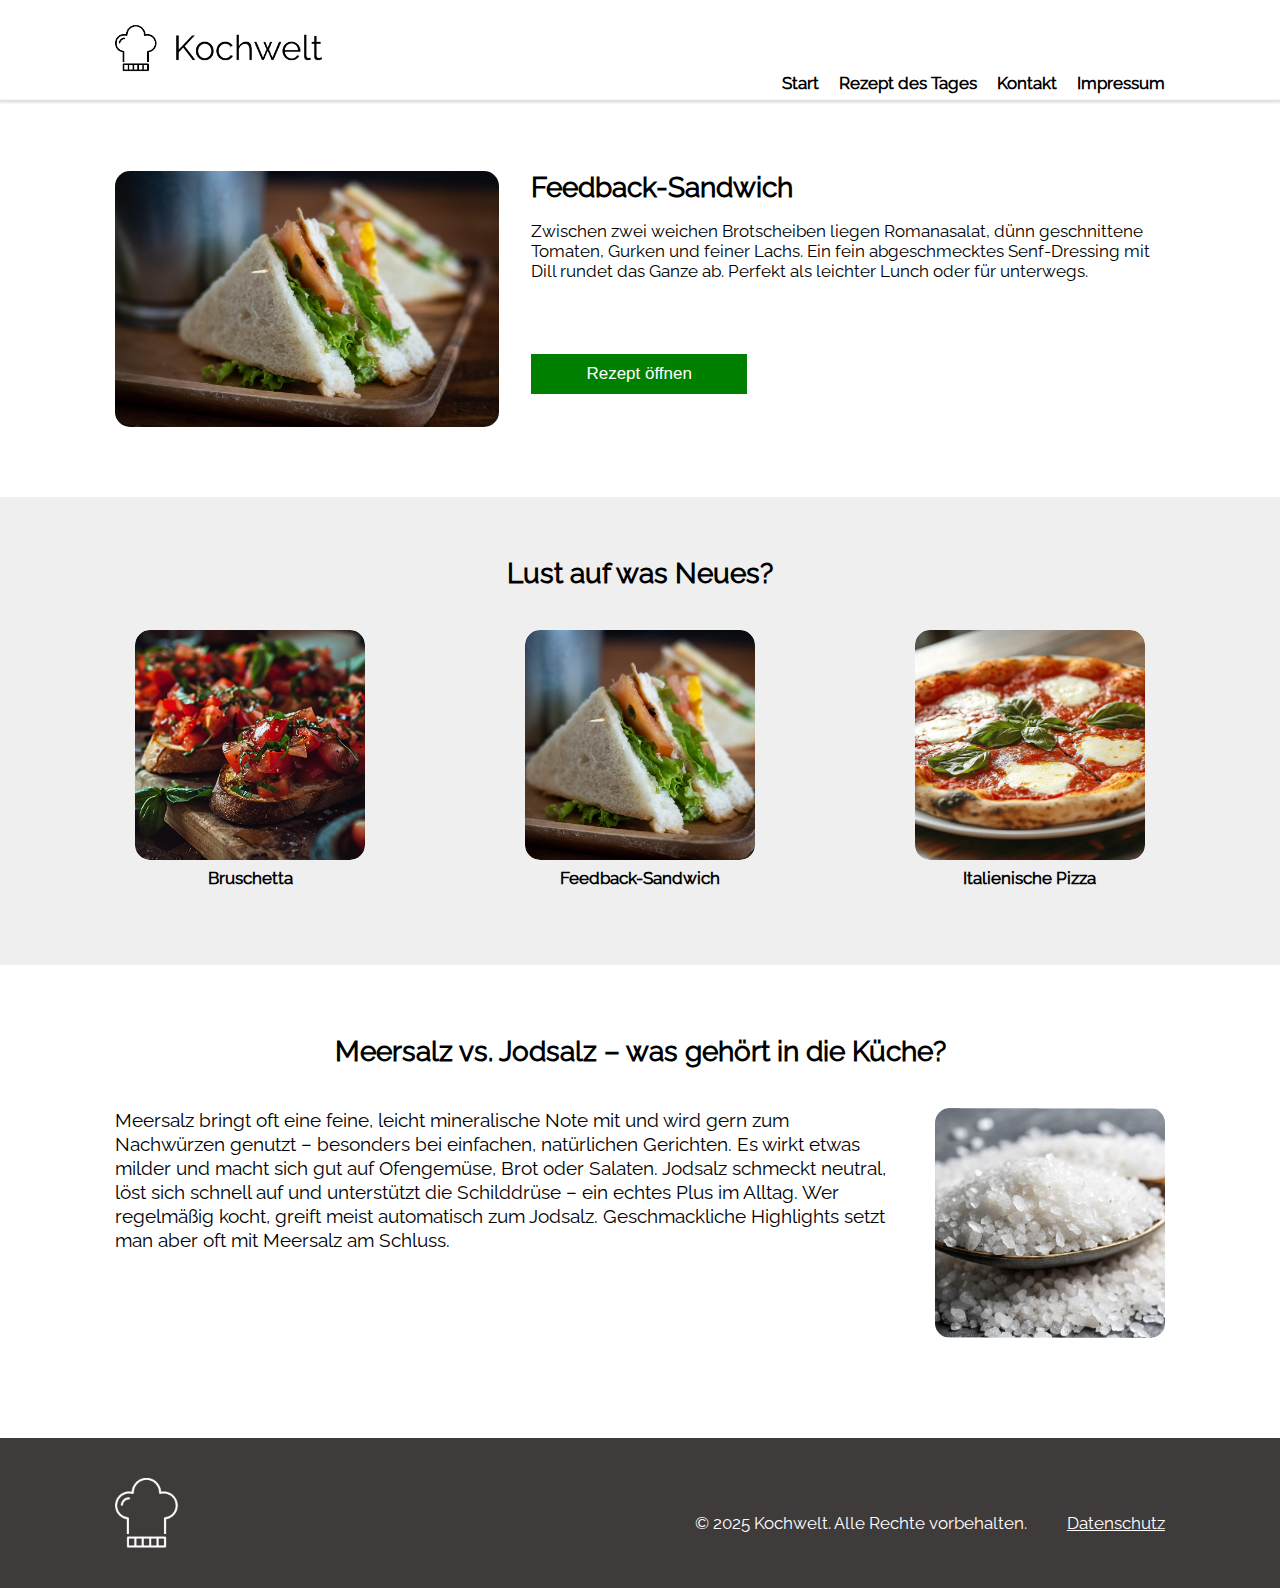
<file: index.html>
<!DOCTYPE html>
<html lang="en">

<head>
    <meta charset="UTF-8">
    <meta name="viewport" content="width=device-width, initial-scale=1.0">
    <title>Kochwelt</title>
    <link rel="stylesheet" href="style.css">
    <link rel="icon" type="image/png" href="./img/logo_small.png">
    <script src="script.js"></script>
</head>

<body>
    <header class="max-width">
        <a href="index.html"><img class="logo" src="./img/logo.png" alt="Kochwelt Logo" /></a>
        <a href="index.html"><img class="logo_small" src="./img/logo_small.png" alt="Kochwelt Logo"></a>

        <nav>
            <div onclick="toggleMenu()" class="menu-icon">
                <div class="line"></div>
                <div class="line"></div>
                <div class="line"></div>
            </div>
            <div id="menuButton" class="menu">
                <a href="index.html">Start</a>
                <a href="recipe2.html">Rezept des Tages</a>
                <a href="contact.html">Kontakt</a>
                <a href="impressum.html">Impressum</a>
            </div>
        </nav>
    </header>

    <div class="underline"></div>

    <section class="hero max-width">
        <img src="./img/sandwich.jpg" alt="Feedback-Sandwich" />
        <div class="recipe-suggestion">
            <h2>Feedback-Sandwich</h2>
            <p>Zwischen zwei weichen Brotscheiben liegen Romanasalat, dünn geschnittene Tomaten, Gurken und
                feiner Lachs. Ein fein abgeschmecktes Senf-Dressing mit Dill rundet das Ganze ab.
                Perfekt als leichter Lunch oder für unterwegs.
            </p>
            <a href="recipe2.html"><button>Rezept öffnen</button></a>
        </div>
    </section>

    <section class="quick-links">
        <div class="quick-links-max-width">
            <h2>Lust auf was Neues?</h2>
            <div class="quick-links-grid">
                <div class="quick-link">
                    <a href="recipe1.html">
                        <img src="./img/bruschetta.jpg" alt="Bild von Bruschetta">
                    </a>
                    <p>Bruschetta</p>
                </div>
                <div class="quick-link">
                    <a href="recipe2.html">
                        <img src="./img/sandwich.jpg" alt="Bild von Feedback-Sandwich">
                    </a>
                    <p>Feedback-Sandwich</p>
                </div>
                <div class="quick-link">
                    <a href="recipe3.html">
                        <img src="./img/pizza.png" alt="Bild von Pizza">
                    </a>
                    <p>Italienische Pizza</p>
                </div>
            </div>
        </div>
    </section>

    <section class="idea max-width">
        <h2 id="idea-title"></h2>
        <div class="idea-content" id="idea-content"></div>
    </section>


    </section>

    <footer>
        <div class="max-width-footer">
            <img src="./img/logo_small_white.PNG" alt="Kochwelt Logo" />
            <div class="footer-datenschutz-kochwel-rights">
                <p>&copy; 2025 Kochwelt. Alle Rechte vorbehalten.</p>
                <a class="datenschutz" href="datenschutz.html">Datenschutz</a>
            </div>
        </div>
    </footer>

</body>

</html>
</file>
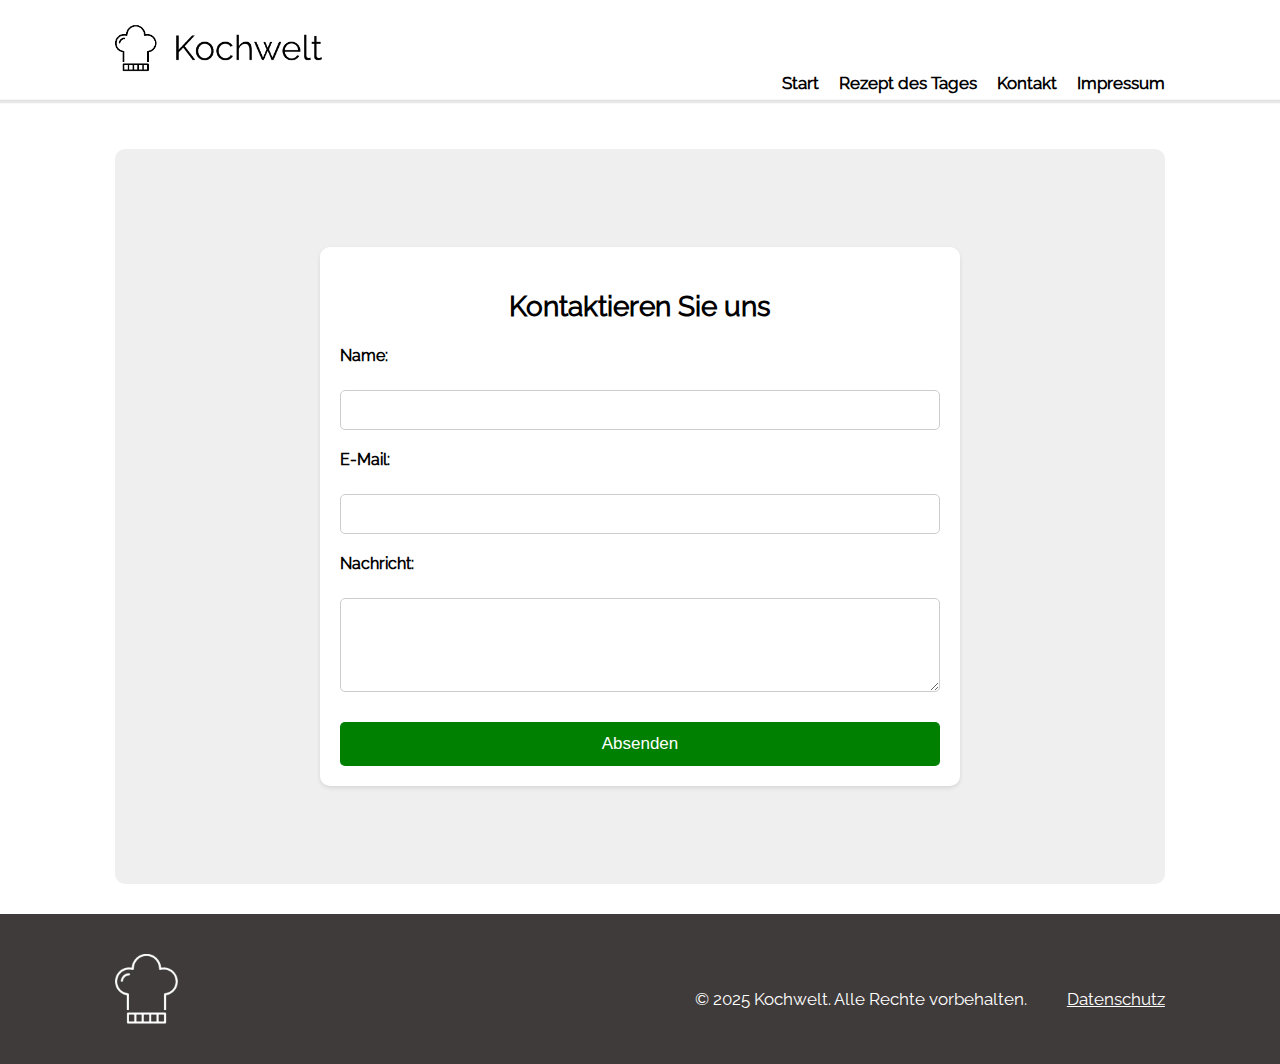
<file: contact.html>
<!DOCTYPE html>
<html lang="en">
  <head>
    <meta charset="UTF-8" />
    <meta name="viewport" content="width=device-width, initial-scale=1.0" />
    <title>Kochwelt</title>
    <link rel="stylesheet" href="style.css" />
    <link rel="icon" type="image/png" href="./img/logo_small.png" />
    <script src="script.js"></script>
  </head>

  <body>
    <header class="max-width">
      <a href="index.html"
        ><img class="logo" src="./img/logo.png" alt="Kochwelt Logo"
      /></a>
      <a href="index.html"
        ><img class="logo_small" src="./img/logo_small.png" alt="Kochwelt Logo"
      /></a>

      <nav>
        <div onclick="toggleMenu()" class="menu-icon">
          <div class="line"></div>
          <div class="line"></div>
          <div class="line"></div>
        </div>
        <div id="menuButton" class="menu">
          <a href="index.html">Start</a>
          <a href="recipe2.html">Rezept des Tages</a>
          <a href="contact.html">Kontakt</a>
          <a href="impressum.html">Impressum</a>
        </div>
      </nav>
    </header>

    <div class="underline"></div>

    <section class="formular-section">
      <div class="formular-container">
        <h2>Kontaktieren Sie uns</h2>
        <form action="https://formspree.io/f/myzjppak" method="POST">
          <label for="name">Name:</label>
          <input type="text" id="name" name="name" required />

          <label for="email">E-Mail:</label>
          <input type="email" id="email" name="email" required />

          <label for="message">Nachricht:</label>
          <textarea id="message" name="message" rows="4" required></textarea>

          <button type="submit">Absenden</button>
        </form>
      </div>
    </section>

    <footer>
      <div class="max-width-footer">
        <img src="./img/logo_small_white.PNG" alt="Kochwelt Logo" />
        <div class="footer-datenschutz-kochwel-rights">
          <p>&copy; 2025 Kochwelt. Alle Rechte vorbehalten.</p>
          <a class="datenschutz" href="datenschutz.html">Datenschutz</a>
        </div>
      </div>
    </footer>
  </body>
</html>
</file>
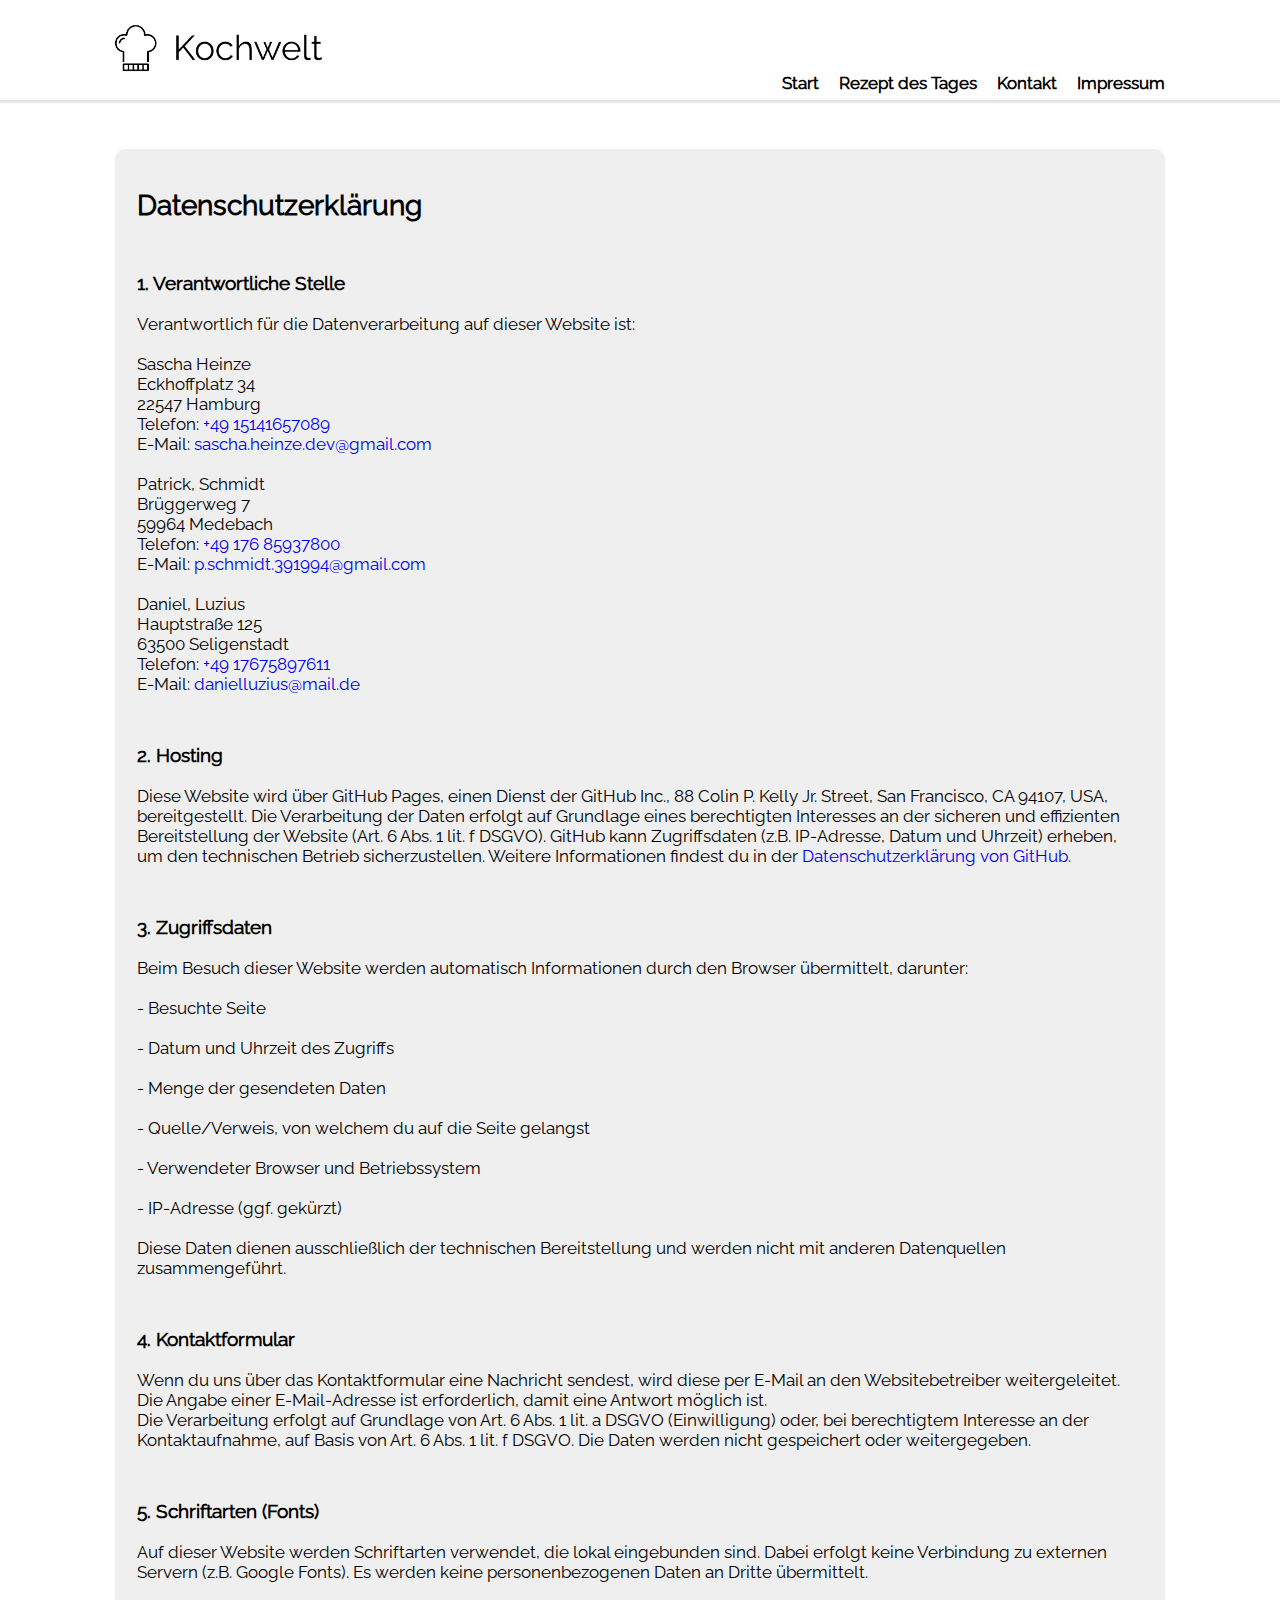
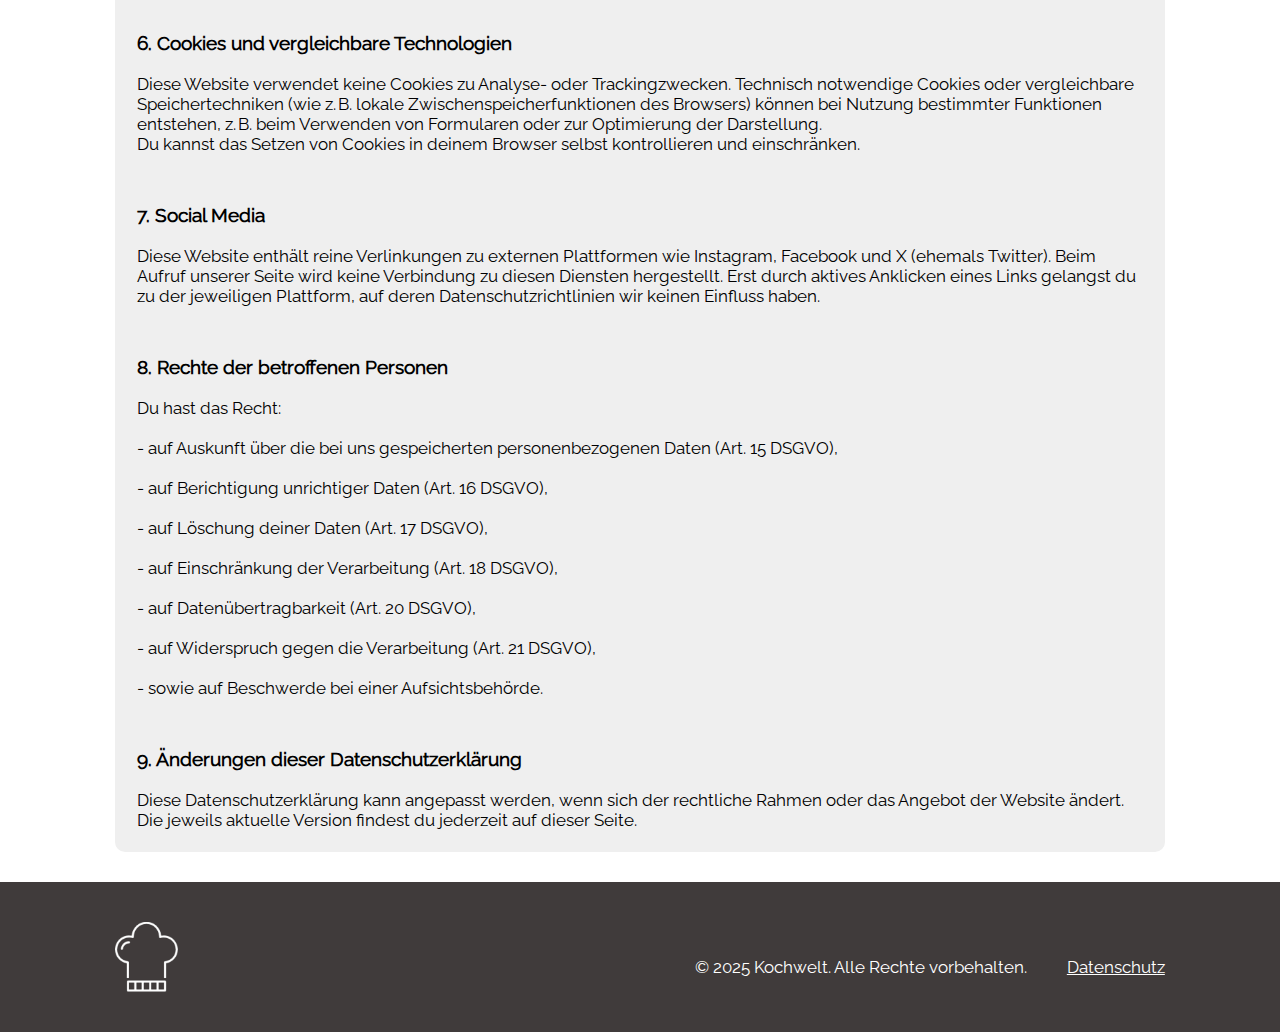
<file: datenschutz.html>
<!DOCTYPE html>
<html lang="en">
  <head>
    <meta charset="UTF-8" />
    <meta name="viewport" content="width=device-width, initial-scale=1.0" />
    <title>Kochwelt</title>
    <link rel="stylesheet" href="style.css" />
    <link rel="icon" type="image/png" href="./img/logo_small.png" />
    <script src="script.js"></script>
  </head>

  <body>
    <header class="max-width">
      <a href="index.html"
        ><img class="logo" src="./img/logo.png" alt="Kochwelt Logo"
      /></a>
      <a href="index.html"
        ><img class="logo_small" src="./img/logo_small.png" alt="Kochwelt Logo"
      /></a>

      <nav>
        <div onclick="toggleMenu()" class="menu-icon">
          <div class="line"></div>
          <div class="line"></div>
          <div class="line"></div>
        </div>
        <div id="menuButton" class="menu">
          <a href="index.html">Start</a>
          <a href="recipe2.html">Rezept des Tages</a>
          <a href="contact.html">Kontakt</a>
          <a href="impressum.html">Impressum</a>
        </div>
      </nav>
    </header>

    <div class="underline"></div>

    <div class="nav-underline"></div>
  </body>
  <section class="impressum-datenschutz">
    <div class="impressum-datenschutz-container">
      <h2>Datenschutzerklärung</h2>
      <h3>1. Verantwortliche Stelle</h3>
      <p>
        Verantwortlich für die Datenverarbeitung auf dieser Website ist:<br /><br />

        Sascha Heinze<br />
        Eckhoffplatz 34<br />
        22547 Hamburg<br />

        Telefon: <a href="tel:+4915141657089">+49 15141657089</a><br />
        E-Mail:
        <a href="mailto:sascha.heinze.dev@gmail.com"
          >sascha.heinze.dev@gmail.com</a
        >
      </p>

      <p>
        Patrick, Schmidt<br />
        Brüggerweg 7<br />
        59964 Medebach <br />
        Telefon:
        <a href="tel:+49 176 85937800">+49 176 85937800</a><br />
        E-Mail:
        <a href="mailto:p.schmidt.391994@gmail.com"
          >p.schmidt.391994@gmail.com</a
        ><br />
      </p>

      <p>
        Daniel, Luzius<br />
        Hauptstraße 125<br />
        63500 Seligenstadt <br />
        Telefon: <a href="tel:+49 17675897611">+49 17675897611</a><br />
        E-Mail:
        <a href="mailto:danielluzius@mail.de">danielluzius@mail.de</a><br />
      </p>

      <h3>2. Hosting</h3>
      <p>
        Diese Website wird über GitHub Pages, einen Dienst der GitHub Inc., 88
        Colin P. Kelly Jr. Street, San Francisco, CA 94107, USA, bereitgestellt.
        Die Verarbeitung der Daten erfolgt auf Grundlage eines berechtigten
        Interesses an der sicheren und effizienten Bereitstellung der Website
        (Art. 6 Abs. 1 lit. f DSGVO). GitHub kann Zugriffsdaten (z.B.
        IP-Adresse, Datum und Uhrzeit) erheben, um den technischen Betrieb
        sicherzustellen. Weitere Informationen findest du in der
        <a
          href="https://docs.github.com/de/site-policy/privacy-policies/github-general-privacy-statement"
          >Datenschutzerklärung von GitHub.</a
        >
      </p>

      <h3>3. Zugriffsdaten</h3>
      <p>
        Beim Besuch dieser Website werden automatisch Informationen durch den
        Browser übermittelt, darunter:<br /><br />

        - Besuchte Seite<br /><br />

        - Datum und Uhrzeit des Zugriffs<br /><br />

        - Menge der gesendeten Daten<br /><br />

        - Quelle/Verweis, von welchem du auf die Seite gelangst<br /><br />

        - Verwendeter Browser und Betriebssystem<br /><br />

        - IP-Adresse (ggf. gekürzt)<br /><br />

        Diese Daten dienen ausschließlich der technischen Bereitstellung und
        werden nicht mit anderen Datenquellen zusammengeführt.
      </p>
      <h3>4. Kontaktformular</h3>
      <p>
        Wenn du uns über das Kontaktformular eine Nachricht sendest, wird diese
        per E-Mail an den Websitebetreiber weitergeleitet. Die Angabe einer
        E-Mail-Adresse ist erforderlich, damit eine Antwort möglich ist.
        <br />Die Verarbeitung erfolgt auf Grundlage von Art. 6 Abs. 1 lit. a
        DSGVO (Einwilligung) oder, bei berechtigtem Interesse an der
        Kontaktaufnahme, auf Basis von Art. 6 Abs. 1 lit. f DSGVO. Die Daten
        werden nicht gespeichert oder weitergegeben.
      </p>
      <h3>5. Schriftarten (Fonts)</h3>
      <p>
        Auf dieser Website werden Schriftarten verwendet, die lokal eingebunden
        sind. Dabei erfolgt keine Verbindung zu externen Servern (z.B. Google
        Fonts). Es werden keine personenbezogenen Daten an Dritte übermittelt.
      </p>
      <h3>6. Cookies und vergleichbare Technologien</h3>
      <p>
        Diese Website verwendet keine Cookies zu Analyse- oder Trackingzwecken.
        Technisch notwendige Cookies oder vergleichbare Speichertechniken (wie
        z. B. lokale Zwischenspeicherfunktionen des Browsers) können bei Nutzung
        bestimmter Funktionen entstehen, z. B. beim Verwenden von Formularen
        oder zur Optimierung der Darstellung.<br />
        Du kannst das Setzen von Cookies in deinem Browser selbst kontrollieren
        und einschränken.
      </p>
      <h3>7. Social Media</h3>
      <p>
        Diese Website enthält reine Verlinkungen zu externen Plattformen wie
        Instagram, Facebook und X (ehemals Twitter). Beim Aufruf unserer Seite
        wird keine Verbindung zu diesen Diensten hergestellt. Erst durch aktives
        Anklicken eines Links gelangst du zu der jeweiligen Plattform, auf deren
        Datenschutzrichtlinien wir keinen Einfluss haben.
      </p>
      <h3>8. Rechte der betroffenen Personen</h3>
      <p>
        Du hast das Recht:<br /><br />

        - auf Auskunft über die bei uns gespeicherten personenbezogenen Daten
        (Art. 15 DSGVO),<br /><br />

        - auf Berichtigung unrichtiger Daten (Art. 16 DSGVO),<br /><br />

        - auf Löschung deiner Daten (Art. 17 DSGVO),<br /><br />

        - auf Einschränkung der Verarbeitung (Art. 18 DSGVO),<br /><br />

        - auf Datenübertragbarkeit (Art. 20 DSGVO),<br /><br />

        - auf Widerspruch gegen die Verarbeitung (Art. 21 DSGVO),<br /><br />

        - sowie auf Beschwerde bei einer Aufsichtsbehörde.
      </p>
      <h3>9. Änderungen dieser Datenschutzerklärung</h3>
      <p>
        Diese Datenschutzerklärung kann angepasst werden, wenn sich der
        rechtliche Rahmen oder das Angebot der Website ändert. Die jeweils
        aktuelle Version findest du jederzeit auf dieser Seite.
      </p>
    </div>
  </section>

  <footer>
    <div class="max-width-footer">
      <img src="./img/logo_small_white.PNG" alt="Kochwelt Logo" />
      <div class="footer-datenschutz-kochwel-rights">
        <p>&copy; 2025 Kochwelt. Alle Rechte vorbehalten.</p>
        <a class="datenschutz" href="datenschutz.html">Datenschutz</a>
      </div>
    </div>
  </footer>
</html>
</file>
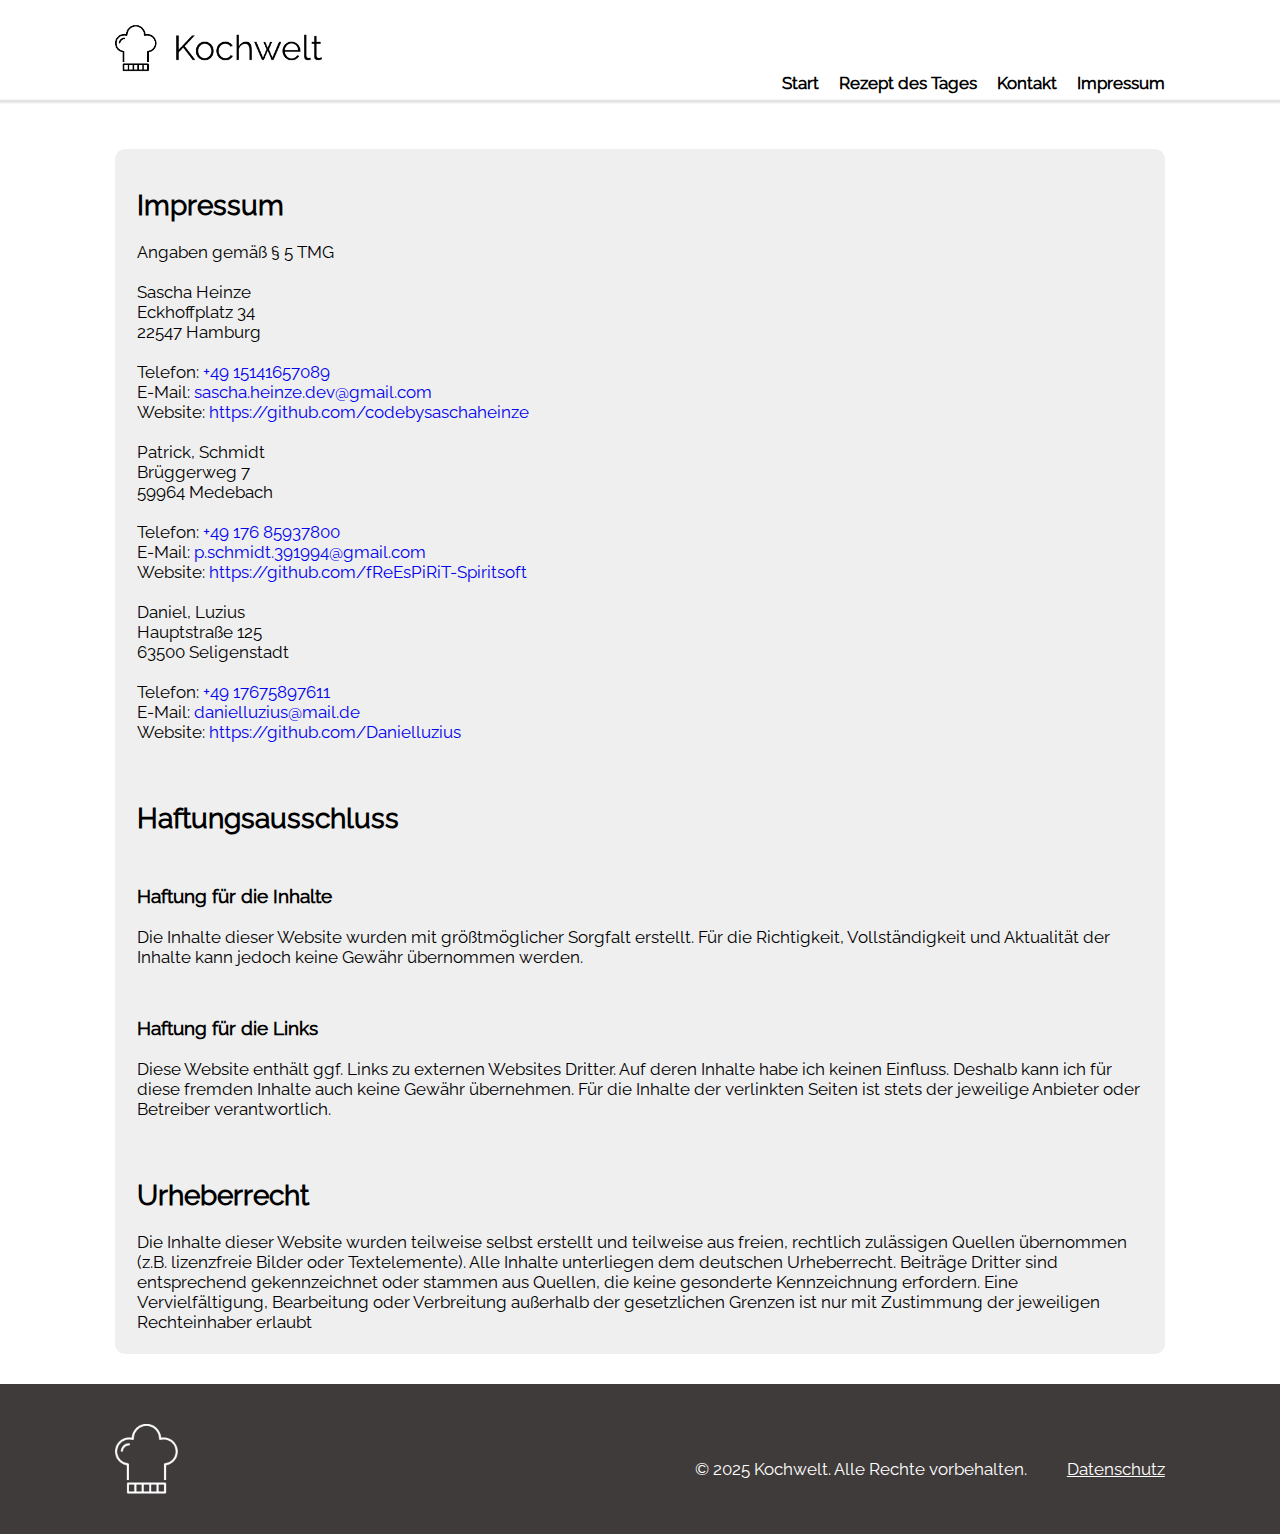
<file: impressum.html>
<!DOCTYPE html>
<html lang="en">
  <head>
    <meta charset="UTF-8" />
    <meta name="viewport" content="width=device-width, initial-scale=1.0" />
    <title>Kochwelt Impressum</title>
    <link rel="stylesheet" href="style.css" />
    <link rel="icon" type="image/png" href="./img/logo_small.png" />
    <script src="script.js"></script>
  </head>

  <body>
    <header class="max-width">
      <a href="index.html"
        ><img class="logo" src="./img/logo.png" alt="Kochwelt Logo"
      /></a>
      <a href="index.html"
        ><img class="logo_small" src="./img/logo_small.png" alt="Kochwelt Logo"
      /></a>

      <nav>
        <div onclick="toggleMenu()" class="menu-icon">
          <div class="line"></div>
          <div class="line"></div>
          <div class="line"></div>
        </div>
        <div id="menuButton" class="menu">
          <a href="index.html">Start</a>
          <a href="recipe2.html">Rezept des Tages</a>
          <a href="contact.html">Kontakt</a>
          <a href="impressum.html">Impressum</a>
        </div>
      </nav>
    </header>

    <div class="underline"></div>

    <div class="nav-underline"></div>
  </body>
  <section class="impressum-datenschutz">
    <div class="impressum-datenschutz-container">
      <h2>Impressum</h2>
      <p>Angaben gemäß § 5 TMG</p>
      <p>
        Sascha Heinze<br />
        Eckhoffplatz 34<br />
        22547 Hamburg
      </p>
      <p>
        Telefon: <a href="tel:+4915141657089">+49 15141657089</a><br />
        E-Mail:
        <a href="mailto:sascha.heinze.dev@gmail.com"
          >sascha.heinze.dev@gmail.com</a
        ><br />
        Website:
        <a
          href="https://github.com/codebysaschaheinze"
          target="_blank"
          rel="noopener noreferrer"
          >https://github.com/codebysaschaheinze</a
        >
      </p>

      <p>
        Patrick, Schmidt<br />
        Brüggerweg 7<br />
        59964 Medebach
      </p>
      <p>
        Telefon: <a href="tel:+49 176 85937800">+49 176 85937800</a><br />
        E-Mail:
        <a href="mailto:p.schmidt.391994@gmail.com"
          >p.schmidt.391994@gmail.com</a
        ><br />
        Website:
        <a
          href="https://github.com/codebysaschaheinze"
          target="_blank"
          rel="noopener noreferrer"
          >https://github.com/fReEsPiRiT-Spiritsoft</a
        >
      </p>

      <p>
        Daniel, Luzius<br />
        Hauptstraße 125<br />
        63500 Seligenstadt
      </p>
      <p>
        Telefon: <a href="tel:+49 17675897611">+49 17675897611</a><br />
        E-Mail:
        <a href="mailto:danielluzius@mail.de">danielluzius@mail.de</a><br />
        Website:
        <a
          href="https://github.com/Danielluzius"
          target="_blank"
          rel="noopener noreferrer"
          >https://github.com/Danielluzius</a
        >
      </p>

      <h2>Haftungsausschluss</h2>
      <h3>Haftung für die Inhalte</h3>
      <p>
        Die Inhalte dieser Website wurden mit größtmöglicher Sorgfalt erstellt.
        Für die Richtigkeit, Vollständigkeit und Aktualität der Inhalte kann
        jedoch keine Gewähr übernommen werden.
      </p>
      <h3>Haftung für die Links</h3>
      <p>
        Diese Website enthält ggf. Links zu externen Websites Dritter. Auf deren
        Inhalte habe ich keinen Einfluss. Deshalb kann ich für diese fremden
        Inhalte auch keine Gewähr übernehmen. Für die Inhalte der verlinkten
        Seiten ist stets der jeweilige Anbieter oder Betreiber verantwortlich.
      </p>
      <h2>Urheberrecht</h2>
      <p>
        Die Inhalte dieser Website wurden teilweise selbst erstellt und
        teilweise aus freien, rechtlich zulässigen Quellen übernommen (z.B.
        lizenzfreie Bilder oder Textelemente). Alle Inhalte unterliegen dem
        deutschen Urheberrecht. Beiträge Dritter sind entsprechend
        gekennzeichnet oder stammen aus Quellen, die keine gesonderte
        Kennzeichnung erfordern. Eine Vervielfältigung, Bearbeitung oder
        Verbreitung außerhalb der gesetzlichen Grenzen ist nur mit Zustimmung
        der jeweiligen Rechteinhaber erlaubt
      </p>
    </div>
  </section>

  <footer>
    <div class="max-width-footer">
      <img src="./img/logo_small_white.PNG" alt="Kochwelt Logo" />
      <div class="footer-datenschutz-kochwel-rights">
        <p>&copy; 2025 Kochwelt. Alle Rechte vorbehalten.</p>
        <a class="datenschutz" href="datenschutz.html">Datenschutz</a>
      </div>
    </div>
  </footer>
</html>
</file>
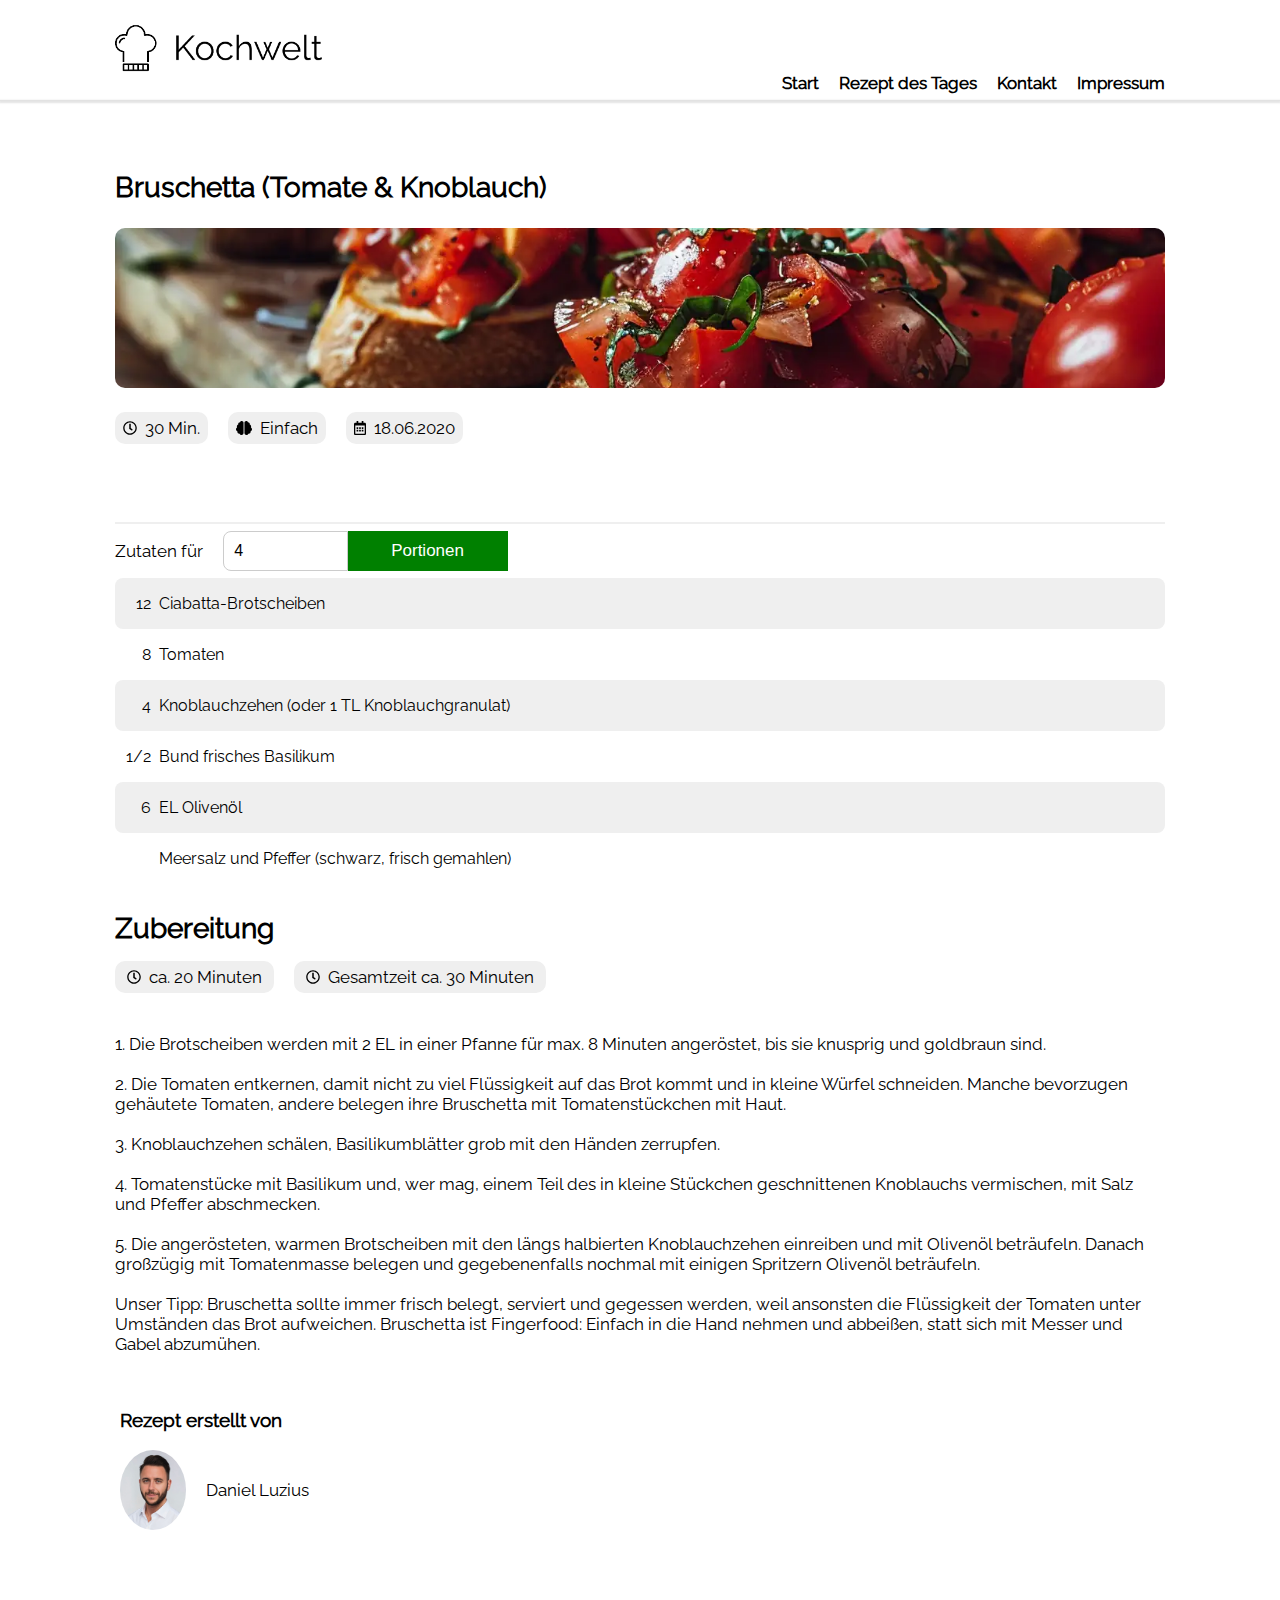
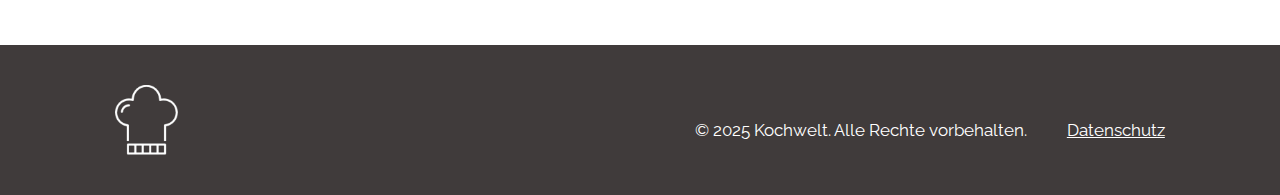
<file: recipe1.html>
<!DOCTYPE html>
<html lang="en">

<head>
    <meta charset="UTF-8">
    <meta name="viewport" content="width=device-width, initial-scale=1.0">
    <title>Rezept: Bruschetta (Tomate & Knoblauch)</title>
    <link rel="stylesheet" href="style.css">
    <link rel="icon" type="image/png" href="./img/logo_small.png">
    <script src="script.js"></script>
</head>

<body>
    <header class="max-width">
        <a href="index.html"><img class="logo" src="./img/logo.png" alt="Kochwelt Logo" /></a>
        <a href="index.html"><img class="logo_small" src="./img/logo_small.png" alt="Kochwelt Logo"></a>

        <nav>
            <div onclick="toggleMenu()" class="menu-icon">
                <div class="line"></div>
                <div class="line"></div>
                <div class="line"></div>
            </div>
            <div id="menuButton" class="menu">
                <a href="index.html">Start</a>
                <a href="recipe2.html">Rezept des Tages</a>
                <a href="contact.html">Kontakt</a>
                <a href="impressum.html">Impressum</a>
            </div>
        </nav>
    </header>

    <div class="underline"></div>

    <section class="hero-recipe">
        <h2>Bruschetta (Tomate & Knoblauch)</h2>
        <img src="./img/bruschetta.jpg" alt="Bruschetta">
        <div class="hero-recipe-steps">
            <div class="hero-recipe-info">
                <img src="./img/icons/clock-regular.svg" alt="Uhr Icon">
                <p>30 Min.</p>
            </div>
            <div class="hero-recipe-info">
                <img src="./img/icons/brain-solid.svg" alt="Brain Icon">
                <p>Einfach</p>
            </div>
            <div class="hero-recipe-info">
                <img src="./img/icons/calendar-alt-regular.svg" alt="Kalender Icon">
                <p>18.06.2020</p>
            </div>
        </div>
    </section>

    <article class="ingredients">
        <div class="divining-line"></div>
        <div class="ingredients-box">
            <p>Zutaten für</p>
            <div class="ingredients-button">
                <input value="4" min="1" max="50" type="number">
                <button>Portionen</button>
            </div>
        </div>
        <table class="ingredients-table">
            <tr>
                <td class="line1 amount">12</td>
                <td class="line1 text">Ciabatta-Brotscheiben</td>
            </tr>
            <tr>
                <td class="line2 amount">8</td>
                <td class="line2 text">Tomaten</td>
            </tr>
            <tr>
                <td class="line1 amount">4</td>
                <td class="line1 text">Knoblauchzehen (oder 1 TL Knoblauchgranulat)</td>
            </tr>
            <tr>
                <td class="line2 amount">1/2</td>
                <td class="line2 text">Bund frisches Basilikum</td>
            </tr>
            <tr>
                <td class="line1 amount">6</td>
                <td class="line1 text">EL Olivenöl</td>
            </tr>
            <tr>
                <td class="line2 amount"></td>
                <td class="line2 text">Meersalz und Pfeffer (schwarz, frisch gemahlen)</td>
            </tr>
        </table>
    </article>

    <section class="preparation">
        <h2>Zubereitung</h2>
        <div class="preparation-steps">
            <div class="preparation-info">
                <img src="./img/icons/clock-regular.svg" alt="Uhr Icon">
                <p>ca. 20 Minuten</p>
            </div>
            <div class="preparation-info">
                <img src="./img/icons/clock-regular.svg" alt="Uhr Icon">
                <p>Gesamtzeit ca. 30 Minuten</p>
            </div>
        </div>
        <p>1. Die Brotscheiben werden mit 2 EL in einer Pfanne für max. 8 Minuten angeröstet, bis sie knusprig und
            goldbraun sind. <br>
            <br>
            2. Die Tomaten entkernen, damit nicht zu viel Flüssigkeit auf das Brot kommt und in kleine Würfel schneiden.
            Manche bevorzugen gehäutete Tomaten, andere belegen ihre Bruschetta mit Tomatenstückchen mit Haut.<br>
            <br>
            3. Knoblauchzehen schälen, Basilikumblätter grob mit den Händen zerrupfen.<br>
            <br>
            4. Tomatenstücke mit Basilikum und, wer mag, einem Teil des in kleine Stückchen geschnittenen Knoblauchs
            vermischen, mit Salz und Pfeffer abschmecken.<br>
            <br>
            5. Die angerösteten, warmen Brotscheiben mit den längs halbierten Knoblauchzehen einreiben und mit Olivenöl
            beträufeln. Danach großzügig mit Tomatenmasse belegen und gegebenenfalls nochmal mit einigen Spritzern
            Olivenöl beträufeln.<br>
            <br>
            Unser Tipp: Bruschetta sollte immer frisch belegt, serviert und gegessen werden, weil ansonsten die
            Flüssigkeit der Tomaten unter Umständen das Brot aufweichen. Bruschetta ist Fingerfood: Einfach in die Hand
            nehmen und abbeißen, statt sich mit Messer und Gabel abzumühen.
        </p>
    </section>

    <section class="made-by">
        <h3>Rezept erstellt von</h3>
        <div class="made-by-info">
            <img src="./img/Recipe1 made by.jpg" alt="Rezept Ersteller">
            <p>Daniel Luzius</p>
        </div>

    </section>

    <footer>
        <div class="max-width-footer">
            <img src="./img/logo_small_white.PNG" alt="Kochwelt Logo" />
            <div class="footer-datenschutz-kochwel-rights">
                <p>&copy; 2025 Kochwelt. Alle Rechte vorbehalten.</p>
                <a class="datenschutz" href="datenschutz.html">Datenschutz</a>
            </div>
        </div>
    </footer>

</body>

</html>
</file>
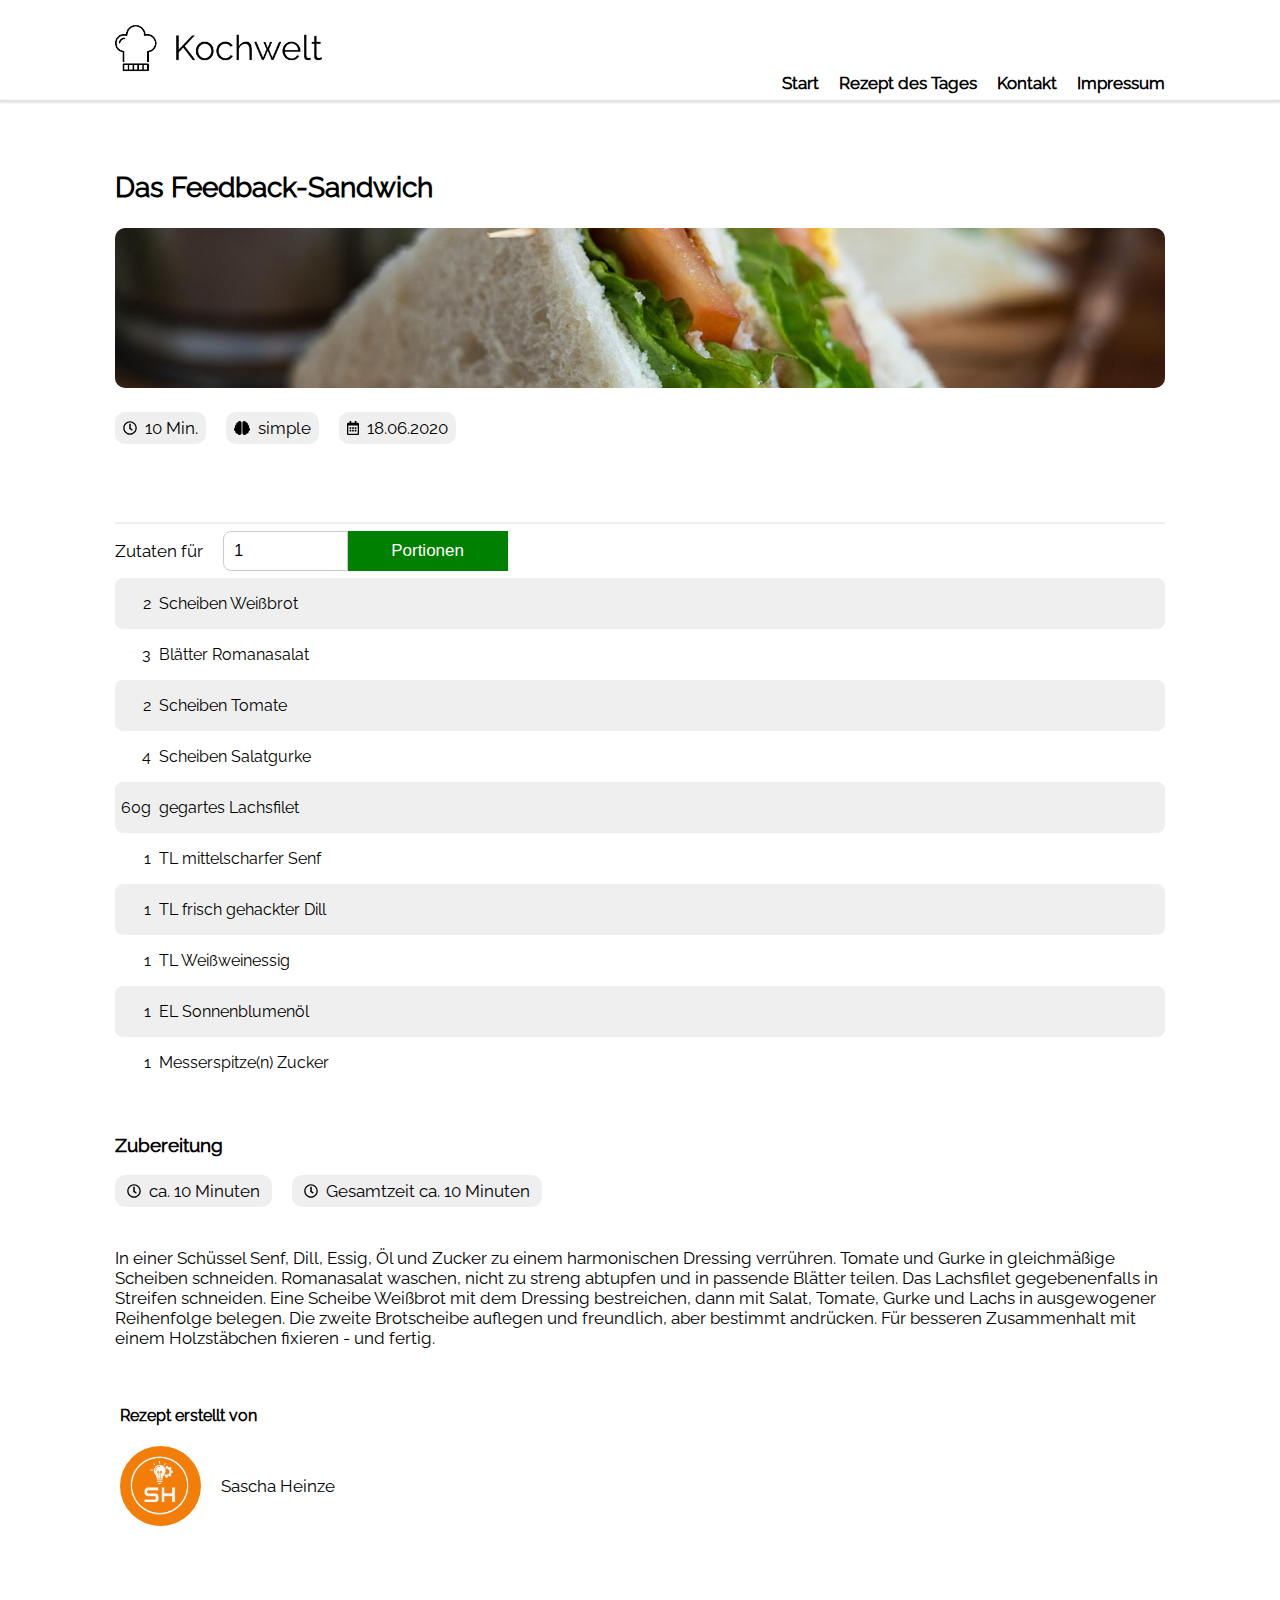
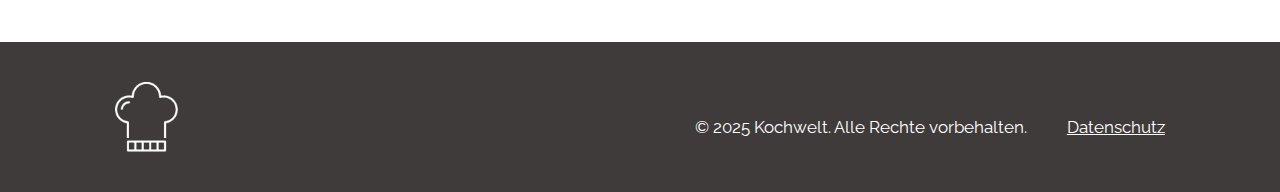
<file: recipe2.html>
<!DOCTYPE html>
<html lang="en">
  <head>
    <meta charset="UTF-8" />
    <meta name="viewport" content="width=device-width, initial-scale=1.0" />
    <title>Rezept des Tages</title>
    <link rel="stylesheet" href="style.css" />
    <link rel="icon" type="image/png" href="./img/logo_small.png" />
    <script src="script.js"></script>
  </head>

  <body>
    <header class="max-width">
      <a href="index.html"
        ><img class="logo" src="./img/logo.png" alt="Kochwelt Logo"
      /></a>
      <a href="index.html"
        ><img class="logo_small" src="./img/logo_small.png" alt="Kochwelt Logo"
      /></a>

      <nav>
        <div onclick="toggleMenu()" class="menu-icon">
          <div class="line"></div>
          <div class="line"></div>
          <div class="line"></div>
        </div>
        <div id="menuButton" class="menu">
          <a href="index.html">Start</a>
          <a href="recipe2.html">Rezept des Tages</a>
          <a href="contact.html">Kontakt</a>
          <a href="impressum.html">Impressum</a>
        </div>
      </nav>
    </header>

    <div class="underline"></div>

    <section class="hero-recipe">
      <h2>Das Feedback-Sandwich</h2>
      <img src="./img/sandwich.jpg" alt="Feedback-Sandwich" />
      <div class="hero-recipe-steps">
        <div class="hero-recipe-info">
          <img src="./img/icons/clock-regular.svg" alt="Uhr Icon" />
          <p>10 Min.</p>
        </div>
        <div class="hero-recipe-info">
          <img src="./img/icons/brain-solid.svg" alt="Brain Icon" />
          <p>simple</p>
        </div>
        <div class="hero-recipe-info">
          <img src="./img/icons/calendar-alt-regular.svg" alt="Kalender Icon" />
          <p>18.06.2020</p>
        </div>
      </div>
    </section>

    <article class="ingredients">
      <div class="divining-line"></div>
      <div class="ingredients-box">
        <p>Zutaten für</p>
        <div class="ingredients-button">
          <input value="1" min="1" max="50" type="number" />
          <button>Portionen</button>
        </div>
      </div>
      <table class="ingredients-table">
        <tr>
          <td class="line1 amount">2</td>
          <td class="line1 text">Scheiben Weißbrot</td>
        </tr>
        <tr>
          <td class="line2 amount">3</td>
          <td class="line2 text">Blätter Romanasalat</td>
        </tr>
        <tr>
          <td class="line1 amount">2</td>
          <td class="line1 text">Scheiben Tomate</td>
        </tr>
        <tr>
          <td class="line2 amount">4</td>
          <td class="line2 text">Scheiben Salatgurke</td>
        </tr>
        <tr>
          <td class="line1 amount">60g</td>
          <td class="line1 text">gegartes Lachsfilet</td>
        </tr>
        <tr>
          <td class="line2 amount">1</td>
          <td class="line2 text">TL mittelscharfer Senf</td>
        </tr>
        <tr>
          <td class="line1 amount">1</td>
          <td class="line1 text">TL frisch gehackter Dill</td>
        </tr>
        <tr>
          <td class="line2 amount">1</td>
          <td class="line2 text">TL Weißweinessig</td>
        </tr>
        <tr>
          <td class="line1 amount">1</td>
          <td class="line1 text">EL Sonnenblumenöl</td>
        </tr>
        <tr>
          <td class="line2 amount">1</td>
          <td class="line2 text">Messerspitze(n) Zucker</td>
        </tr>
      </table>
    </article>

    <section class="preparation">
      <h3>Zubereitung</h3>
      <div class="preparation-steps">
        <div class="preparation-info">
          <img src="./img/icons/clock-regular.svg" alt="Uhr Icon" />
          <p>ca. 10 Minuten</p>
        </div>
        <div class="preparation-info">
          <img src="./img/icons/clock-regular.svg" alt="Uhr Icon" />
          <p>Gesamtzeit ca. 10 Minuten</p>
        </div>
      </div>
      <p>
        In einer Schüssel Senf, Dill, Essig, Öl und Zucker zu einem harmonischen
        Dressing verrühren. Tomate und Gurke in gleichmäßige Scheiben schneiden.
        Romanasalat waschen, nicht zu streng abtupfen und in passende Blätter
        teilen. Das Lachsfilet gegebenenfalls in Streifen schneiden. Eine
        Scheibe Weißbrot mit dem Dressing bestreichen, dann mit Salat, Tomate,
        Gurke und Lachs in ausgewogener Reihenfolge belegen. Die zweite
        Brotscheibe auflegen und freundlich, aber bestimmt andrücken. Für
        besseren Zusammenhalt mit einem Holzstäbchen fixieren - und fertig.
      </p>
    </section>

    <section class="made-by">
      <h4>Rezept erstellt von</h4>
      <div class="made-by-info">
        <img src="./img/logo-sascha-heinze.png" alt="Rezept Ersteller" />
        <p>Sascha Heinze</p>
      </div>
    </section>

    <footer>
      <div class="max-width-footer">
        <img src="./img/logo_small_white.PNG" alt="Kochwelt Logo" />
        <div class="footer-datenschutz-kochwel-rights">
          <p>&copy; 2025 Kochwelt. Alle Rechte vorbehalten.</p>
          <a class="datenschutz" href="datenschutz.html">Datenschutz</a>
        </div>
      </div>
    </footer>
  </body>
</html>
</file>
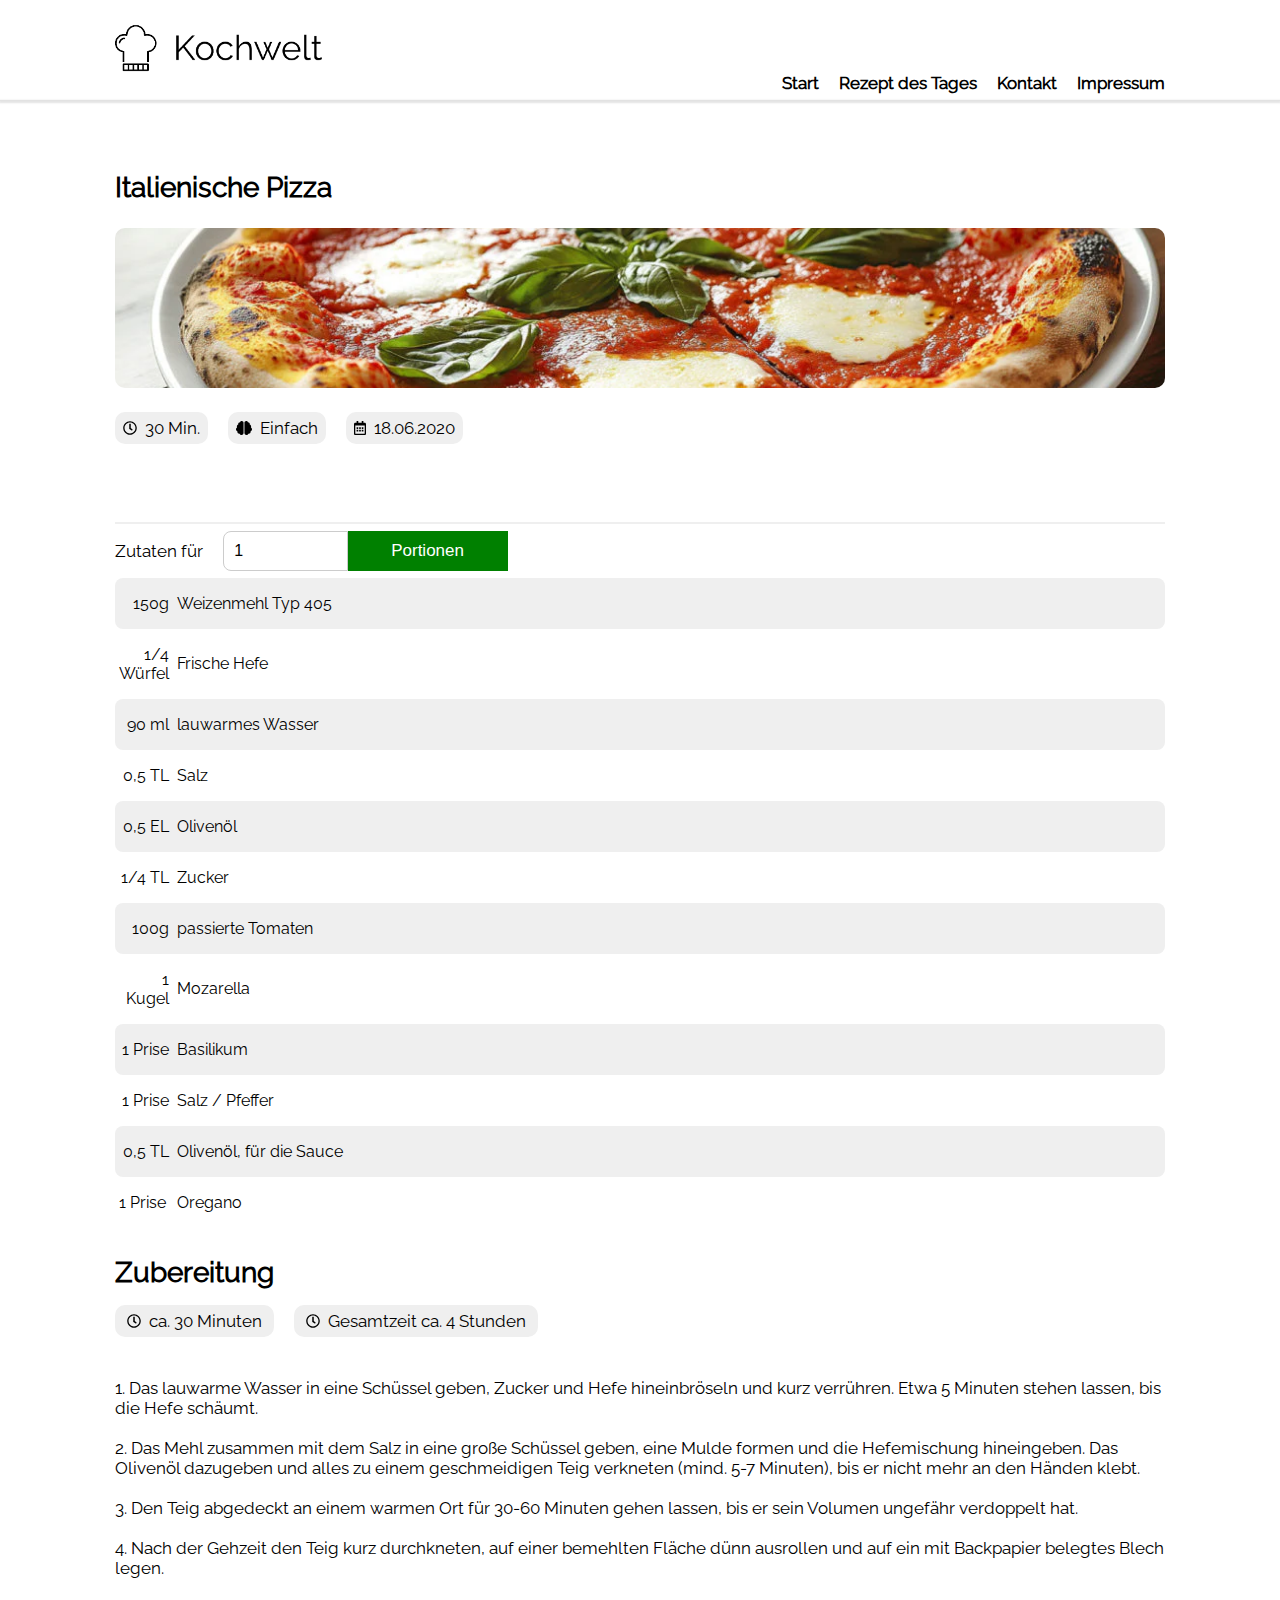
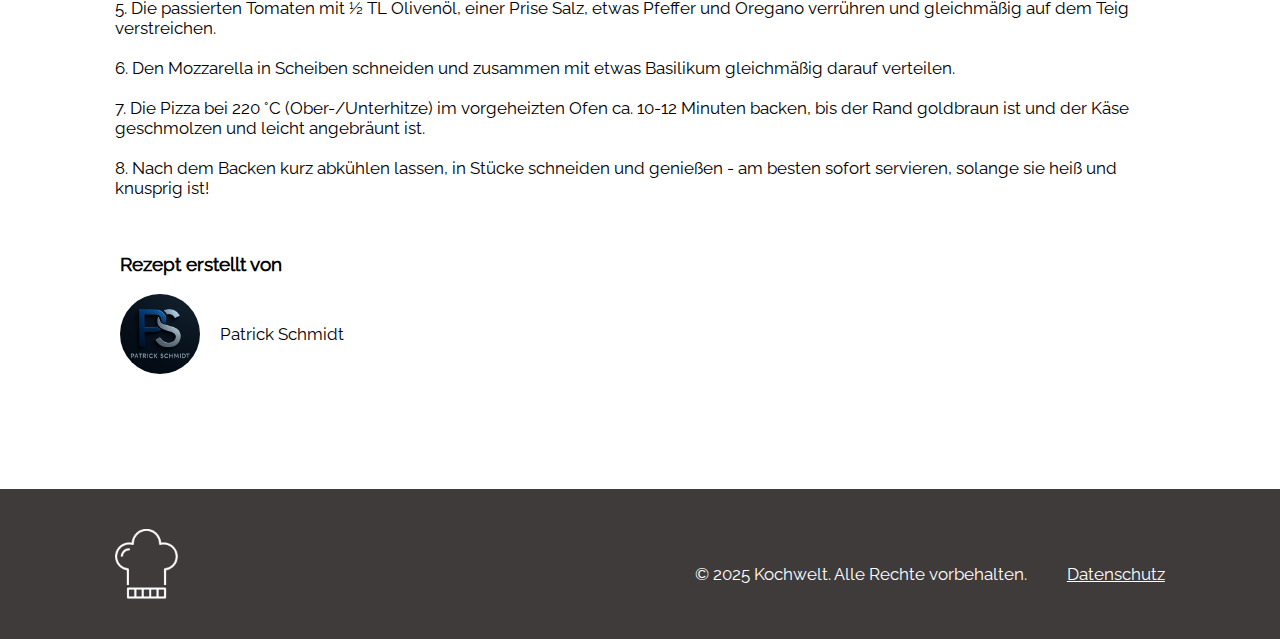
<file: recipe3.html>
<!DOCTYPE html>
<html lang="en">

<head>
    <meta charset="UTF-8">
    <meta name="viewport" content="width=device-width, initial-scale=1.0">
    <title>Rezept: Italienische Pizza</title>
    <link rel="stylesheet" href="style.css">
    <link rel="icon" type="image/png" href="./img/logo_small.png">
    <script src="script.js"></script>
</head>

<body>
    <header class="max-width">
        <a href="index.html"><img class="logo" src="./img/logo.png" alt="Kochwelt Logo" /></a>
        <a href="index.html"><img class="logo_small" src="./img/logo_small.png" alt="Kochwelt Logo"></a>

        <nav>
            <div onclick="toggleMenu()" class="menu-icon">
                <div class="line"></div>
                <div class="line"></div>
                <div class="line"></div>
            </div>
            <div id="menuButton" class="menu">
                <a href="index.html">Start</a>
                <a href="recipe2.html">Rezept des Tages</a>
                <a href="contact.html">Kontakt</a>
                <a href="impressum.html">Impressum</a>
            </div>
        </nav>
    </header>

    <div class="underline"></div>

    <section class="hero-recipe">
        <h2>Italienische Pizza</h2>
        <img src="./img/pizza.png" alt="Pizza">
        <div class="hero-recipe-steps">
            <div class="hero-recipe-info">
                <img src="./img/icons/clock-regular.svg" alt="Uhr Icon">
                <p>30 Min.</p>
            </div>
            <div class="hero-recipe-info">
                <img src="./img/icons/brain-solid.svg" alt="Brain Icon">
                <p>Einfach</p>
            </div>
            <div class="hero-recipe-info">
                <img src="./img/icons/calendar-alt-regular.svg" alt="Kalender Icon">
                <p>18.06.2020</p>
            </div>
        </div>
    </section>

    <article class="ingredients">
        <div class="divining-line"></div>
        <div class="ingredients-box">
            <p>Zutaten für</p>
            <div class="ingredients-button">
                <input value="1" min="1" max="50" type="number">
                <button>Portionen</button>
            </div>
        </div>
        <table class="ingredients-table">
            <tr>
                <td class="line1 amount">150g</td>
                <td class="line1 text">Weizenmehl Typ 405</td>
            </tr>
            <tr>
                <td class="line2 amount">1/4 Würfel</td>
                <td class="line2 text">Frische Hefe</td>
            </tr>
            <tr>
                <td class="line1 amount">90 ml</td>
                <td class="line1 text">lauwarmes Wasser</td>
            </tr>
            <tr>
                <td class="line2 amount">0,5 TL</td>
                <td class="line2 text">Salz</td>
            </tr>
            <tr>
                <td class="line1 amount">0,5 EL</td>
                <td class="line1 text">Olivenöl</td>
            </tr>
            <tr>
                <td class="line2 amount">1/4 TL</td>
                <td class="line2 text">Zucker</td>
            </tr>
            <tr>
                <td class="line1 amount">100g</td>
                <td class="line1 text">passierte Tomaten</td>
            </tr>
            <tr>
                <td class="line2 amount">1 Kugel</td>
                <td class="line2 text">Mozarella</td>
            </tr>
            <tr>
                <td class="line1 amount">1 Prise</td>
                <td class="line1 text">Basilikum</td>
            </tr>
            <tr>
                <td class="line2 amount">1 Prise</td>
                <td class="line2 text">Salz / Pfeffer</td>
            </tr>
            <tr>
                <td class="line1 amount">0,5 TL </td>
                <td class="line1 text">Olivenöl, für die Sauce</td>
            </tr>
            <tr>
                <td class="line2 menge">1 Prise</td>
                <td class="line2 text">Oregano</td>
            </tr>
        </table>
    </article>

    <section class="preparation">
        <h2>Zubereitung</h2>
        <div class="preparation-steps">
            <div class="preparation-info">
                <img src="./img/icons/clock-regular.svg" alt="Uhr Icon">
                <p>ca. 30 Minuten</p>
            </div>
            <div class="preparation-info">
                <img src="./img/icons/clock-regular.svg" alt="Uhr Icon">
                <p>Gesamtzeit ca. 4 Stunden</p>
            </div>
        </div>
        <p>1. Das lauwarme Wasser in eine Schüssel geben, Zucker und Hefe hineinbröseln und kurz verrühren. Etwa 5
            Minuten stehen lassen, bis die Hefe schäumt.<br><br>
            2. Das Mehl zusammen mit dem Salz in eine große Schüssel geben, eine Mulde formen und die Hefemischung
            hineingeben. Das Olivenöl dazugeben und alles zu einem geschmeidigen Teig verkneten (mind. 5-7 Minuten), bis
            er nicht mehr an den Händen klebt.<br><br>
            3. Den Teig abgedeckt an einem warmen Ort für 30-60 Minuten gehen lassen, bis er sein Volumen ungefähr
            verdoppelt hat.<br><br>
            4. Nach der Gehzeit den Teig kurz durchkneten, auf einer bemehlten Fläche dünn ausrollen und auf ein mit
            Backpapier belegtes Blech legen.<br><br>
            5. Die passierten Tomaten mit ½ TL Olivenöl, einer Prise Salz, etwas Pfeffer und Oregano verrühren und
            gleichmäßig auf dem Teig verstreichen.<br><br>
            6. Den Mozzarella in Scheiben schneiden und zusammen mit etwas Basilikum gleichmäßig darauf
            verteilen.<br><br>
            7. Die Pizza bei 220 °C (Ober-/Unterhitze) im vorgeheizten Ofen ca. 10-12 Minuten backen, bis der Rand
            goldbraun ist und der Käse geschmolzen und leicht angebräunt ist.<br><br>
            8. Nach dem Backen kurz abkühlen lassen, in Stücke schneiden und genießen - am besten sofort servieren,
            solange sie heiß und knusprig ist!</p>

    </section>

    <section class="made-by">
        <h3>Rezept erstellt von</h3>
        <div class="made-by-info">
            <img src="./img/p-schmidt-logo.png" alt="Rezept Ersteller">
            <p>Patrick Schmidt</p>
        </div>

    </section>


    <footer>
        <div class="max-width-footer">
            <img src="./img/logo_small_white.PNG" alt="Kochwelt Logo" />
            <div class="footer-datenschutz-kochwel-rights">
                <p>&copy; 2025 Kochwelt. Alle Rechte vorbehalten.</p>
                <a class="datenschutz" href="datenschutz.html">Datenschutz</a>
            </div>
        </div>
    </footer>

</body>

</html>
</file>
<file: style.css>
body {
  margin: 0;
  font-family: "Raleway-Regular", sans-serif;
}

h2 {
  font-family: "Raleway-Regular", sans-serif;
  font-size: 28px;
  font-weight: bold;
  margin: 0;
}

p {
  font-family: "Raleway-Regular", sans-serif;
  font-size: 17px;
}

@font-face {
  font-family: "Raleway-Regular";
  src: url("fonts/Raleway-Regular.ttf") format("truetype");
}

.max-width {
  max-width: 1440px;
  margin-left: auto;
  margin-right: auto;
}

header {
  height: 100px;
  padding: 0 clamp(10px, 9vw, 160px);
  display: flex;
  justify-content: space-between;
  align-items: center;
}

.underline {
  background-color: rgba(0, 0, 0, 0.112);
  height: 1px;
  width: auto;
  box-shadow: 0 1px 2px 1px rgba(0, 0, 0, 0.112);
}

.logo {
  object-fit: cover;
  height: 70px;
}

.logo_small {
  display: none;
  object-fit: cover;
  height: 70px;
}

header a img:hover {
  transform: scale(1.02);
  transition: transform 0.4s ease;
}

nav {
  display: flex;
  align-items: end;
  height: 100%;
}

.menu {
  display: flex;
  gap: 20px;
  align-items: center;
  padding-bottom: 7px;
}

.menu a {
  text-decoration: none;
  color: black;
  font-weight: bold;
  font-size: 17px;
  white-space: nowrap;
}

.menu a:hover {
  color: rgb(0, 128, 0);
  text-decoration: underline;
  text-decoration-thickness: 4px;
  text-underline-offset: 9px;
}

/* hero */
.hero {
  display: flex;
  justify-content: space-between;
  padding: 70px clamp(10px, 9vw, 160px);
  gap: 32px;
}

.hero img {
  width: clamp(250px, 30vw, 500px);
  max-width: 500px;
  height: auto;
  border-radius: 15px;
  object-fit: cover;
}

.hero button {
  background-color: rgb(0, 128, 0);
  color: white;
  border: none;
  width: 216px;
  height: 40px;
  font-size: 17px;
  cursor: pointer;
  margin-bottom: 24px;
}

.hero-recipe {
  display: flex;
  flex-direction: column;
  justify-content: flex-start;
  padding: 70px clamp(10px, 9vw, 160px);
  gap: 24px;
  max-width: 1440px;
  margin-left: auto;
  margin-right: auto;
}

.hero-recipe img {
  height: 160px;
  object-fit: cover;
  border-radius: 10px;
}

.hero-recipe-steps {
  display: flex;
  justify-content: flex-start;
  gap: 20px;
}

.hero-recipe-steps img {
  height: 14px;
  width: auto;
  border-radius: 0;
}

.hero-recipe-info {
  display: flex;
  justify-content: center;
  align-items: center;
  gap: 8px;
  background-color: rgb(239, 239, 239);
  height: 24px;
  padding: 4px 8px;
  border-radius: 10px;
}

/* recipe-suggestion */

.recipe-suggestion {
  display: block;
}

.recipe-suggestion h2 {
  margin-top: 0px;
  font-size: 28px;
}

.recipe-suggestion p {
  padding-bottom: 56px;
  font-size: 17px;
}

/* quicklinks */
.quick-links {
  background-color: #efefef;
  padding: 60px 20px;
}

.quick-links-max-width {
  max-width: 1440px;
  margin: 0 auto;
  padding: 0 clamp(10px, 9vw, 160px);
}

.quick-links h2 {
  text-align: center;
  margin-bottom: 40px;
}

.quick-links-grid {
  display: flex;
  justify-content: space-between;
  gap: 48px;
}

.quick-link {
  flex: 1 1 200px;
  max-width: 230px;
  display: flex;
  flex-direction: column;
  align-items: center;
  text-align: center;
}

.quick-link a {
  display: block;
  width: 100%;
  aspect-ratio: 1 / 1;
  overflow: hidden;
  border-radius: 15px;
}

.quick-link img {
  width: 100%;
  height: 100%;
  object-fit: cover;
  transition: transform 1s ease;
  border-radius: 15px;
}

.quick-link img:hover {
  transform: scale(1.07);
}

.quick-link p {
  margin-top: 8px;
  font-weight: 700;
}

/* recipe */

.divining-line {
  background-color: rgb(239, 239, 239);
  height: 1.5px;
}

.ingredients {
  max-width: 1440px;
  margin-left: auto;
  margin-right: auto;
  padding: 8px clamp(10px, 9vw, 160px);
}

.ingredients-box {
  display: flex;
  gap: 20px;
}

.ingredients-button {
  display: flex;
  align-items: center;
}

.ingredients-button button {
  background-color: rgb(0, 128, 0);
  color: white;
  border: none;
  width: clamp(96px, 28vw, 160px);
  height: 40px;
  font-size: 17px;
  cursor: pointer;
}

.ingredients-button input {
  width: clamp(16px, 8vw, 144px);
  height: 38px;
  border-top-left-radius: 8px;
  border-bottom-left-radius: 8px;
  border: 1px solid #ccc;
  padding: 0 10px;
  font-size: 16px;
}

.ingredients table {
  width: 100%;
  border-spacing: 0;
}

.ingredients table td {
  padding: 16px 4px;
}

.line1 {
  background-color: rgb(239, 239, 239);
}

.text {
  border-top-right-radius: 8px;
  border-bottom-right-radius: 8px;
}

.line2 {
  background-color: #ffffff;
}

.amount {
  width: 32px;
  text-align: right;
  border-top-left-radius: 8px;
  border-bottom-left-radius: 8px;
}

.preparation {
  padding: 20px clamp(10px, 9vw, 160px);
  max-width: 1440px;
  margin-left: auto;
  margin-right: auto;
}

.preparation h2 {
  padding-bottom: 16px;
}

.preparation-steps img {
  height: 14px;
  width: auto;
}

.preparation-steps {
  display: flex;
  justify-content: flex-start;
  gap: 20px;
  padding-bottom: 24px;
}

.preparation-info {
  display: flex;
  justify-content: center;
  align-items: center;
  gap: 8px;
  background-color: rgb(239, 239, 239);
  height: 24px;
  padding: 4px 12px;
  border-radius: 10px;
}

.preparation-info p {
  white-space: nowrap;
}

.made-by {
  padding: 0px 120px clamp(10px, 9vw, 160px);
  max-width: 1440px;
  margin-left: auto;
  margin-right: auto;
}

.made-by-info {
  display: flex;
  justify-content: flex-start;
  align-items: center;
  gap: 20px;
}

.made-by-info img {
  height: 80px;
  border-radius: 50%;
}

/* idea */
.idea {
  /* padding: 70px 160px 100px; */
  padding: 70px clamp(10px, 9vw, 160px) 100px clamp(10px, 9vw, 160px);
  display: flex;
  flex-direction: column;
  gap: 40px;
  width: 100%;
  box-sizing: border-box;
}

.idea-content {
  display: flex;
  justify-content: space-between;
  align-items: flex-start;
  gap: 48px;
  flex-wrap: nowrap;
  width: 100%;
}

.idea-content img {
  width: 230px;
  height: 230px;
  border-radius: 15px;
  object-fit: cover;
}

.idea h2 {
  text-align: center;
  font-size: 28px;
}

.idea-content p {
  text-align: left;
  font-size: 19px;
  line-height: 24px;
  margin: 0;
}

.formular-section {
  display: flex;
  justify-content: center;
  height: 735px;
  align-items: center;
  background-color: rgb(239, 239, 239);
  margin: 48px clamp(10px, 9vw, 160px) 30px clamp(10px, 9vw, 160px);
  border-radius: 10px;
}

.formular-container {
  width: 100%;
  max-width: 600px;
  padding: 20px;
  background-color: white;
  border-radius: 10px;
  box-shadow: 0 2px 4px rgba(0, 0, 0, 0.1);
  gap: 20px;
  text-align: center;
}

.formular-container form {
  display: flex;
  flex-direction: column;
  gap: 20px;
  align-items: stretch;
}

.formular-container label {
  text-align: left;
  margin-bottom: 5px;
  font-weight: 600;
}

.formular-container input,
.formular-container textarea {
  width: 100%;
  padding: 10px;
  font-size: 16px;
  border-radius: 5px;
  border: 1px solid #ccc;
  box-sizing: border-box;
  margin-bottom: 0;
}

.formular-container button {
  width: 100%;
  padding: 12px;
  background-color: rgb(0, 128, 0);
  color: white;
  border: none;
  border-radius: 5px;
  font-size: 17px;
  cursor: pointer;
  margin-top: 10px;
}

.impressum-datenschutz {
  display: flex;
  align-items: center;
  justify-content: center;
}

.impressum-datenschutz-container {
  max-width: 100vw;
  padding: 22px;
  margin: 48px clamp(10px, 9vw, 160px) 30px clamp(10px, 9vw, 160px);
  background-color: rgb(239, 239, 239);
  border-radius: 10px;
  gap: 20px;
  text-align: start;
  max-width: 1440px;
  /* margin: auto; */
  padding-top: revert;
  display: flex;
  flex-direction: column;
}

.impressum-datenschutz h1 {
  font-family: "Raleway-Regular", sans-serif;
  font-size: 32px;
  font-weight: bold;
  padding-top: 18px;
}

.impressum-datenschutz h2 {
  margin-top: 40px;
}

.impressum-datenschutz h3 {
  margin-top: 30px;
  margin-bottom: 0px;
}

.impressum-datenschutz p {
  margin: 0;
}

.impressum-datenschutz a {
  text-decoration: none;
}

footer {
  background-color: rgb(64, 59, 59);
}

.max-width-footer {
  display: flex;
  padding: 40px clamp(10px, 9vw, 160px);
  justify-content: space-between;
  max-width: 1440px;
  margin-left: auto;
  margin-right: auto;
}

.footer-datenschutz-kochwel-rights {
  display: flex;
  margin-top: 35px;
  gap: clamp(10px, 4vw, 40px);
}

footer a {
  text-decoration: underline;
  color: white;
  font-weight: 300;
  font-size: 17px;
}

footer p {
  color: white;
  font-weight: 300;
  font-size: 17px;
  margin: 0;
}

footer img {
  height: 70px;
}

.formular-container h2 {
  margin: revert;
}

/* MEDIA */

@media (max-width: 820px) {
  nav {
    display: flex;
    align-items: end;
    height: 100%;
    gap: 8px;
  }

  .menu {
    position: absolute;
    top: 103px;
    /* unterhalb des Headers */
    right: 24px;
    background-color: rgba(255, 255, 255, 0.95);
    flex-direction: column;
    border-radius: 0px 0px 5px 5px;
    align-items: center;
    gap: 20px;
    padding: 20px 0;
    box-shadow: 0px 3px 6px rgba(0, 0, 0, 0.2);
    display: none;
  }

  .menu-icon {
    width: 56px;
    height: 56px;
    background-color: rgb(239, 239, 239);
    border-radius: 5px;
    display: flex;
    flex-direction: column;
    gap: 5px;
    align-items: center;
    justify-content: center;
    cursor: pointer;
    margin-bottom: 7px;
  }

  .line {
    width: 40px;
    height: 4px;
    border-radius: 2px;
    background-color: black;
  }

  .d-none {
    display: flex;
    align-items: end;
    gap: 16px;
    padding: 16px clamp(10px, 6vw, 160px);
  }
}

@media (max-width: 730px) {
  .hero {
    display: flex;
    padding: 70px clamp(10px, 9vw, 160px);
    gap: 32px;
    flex-direction: column;
    align-items: center;
    text-align: center;
  }

  .hero button {
    margin-bottom: 0px;
  }

  .quick-links-grid {
    flex-direction: column;
    align-items: center;
  }

  .idea-content {
    flex-direction: column-reverse;
    align-items: center;
  }

  footer img {
    display: none;
  }

  .max-width-footer {
    display: block;
  }

  .footer-datenschutz-kochwel-rights {
    display: flex;
    margin-top: 35px;
    gap: clamp(10px, 4vw, 40px);
    justify-content: center;
  }
}

@media (max-width: 450px) {
  .logo {
    display: none;
  }

  .logo_small {
    display: flex;
    object-fit: cover;
    height: 64px;
  }

  nav {
    margin-left: auto;
  }

  .impressum-datenschutz-container p a {
    word-break: break-all;
  }
}

/* MEDIA RECIPE  */

@media (max-width: 820px) {
  .hero-recipe-steps {
    justify-content: center;
  }

  .hero-recipe h2 {
    text-align: center;
  }

  .preparation h2 {
    text-align: center;
  }

  .preparation-steps {
    justify-content: center;
  }
}

@media (max-width: 510px) {
  .hero-recipe-steps {
    flex-direction: column;
    margin: 0 49px;
  }

  .preparation-steps {
    flex-direction: column;
    margin: 0;
  }

  .impressum-datenschutz-container {
    padding: 10px;
    text-align: center;
  }
}
</file>
